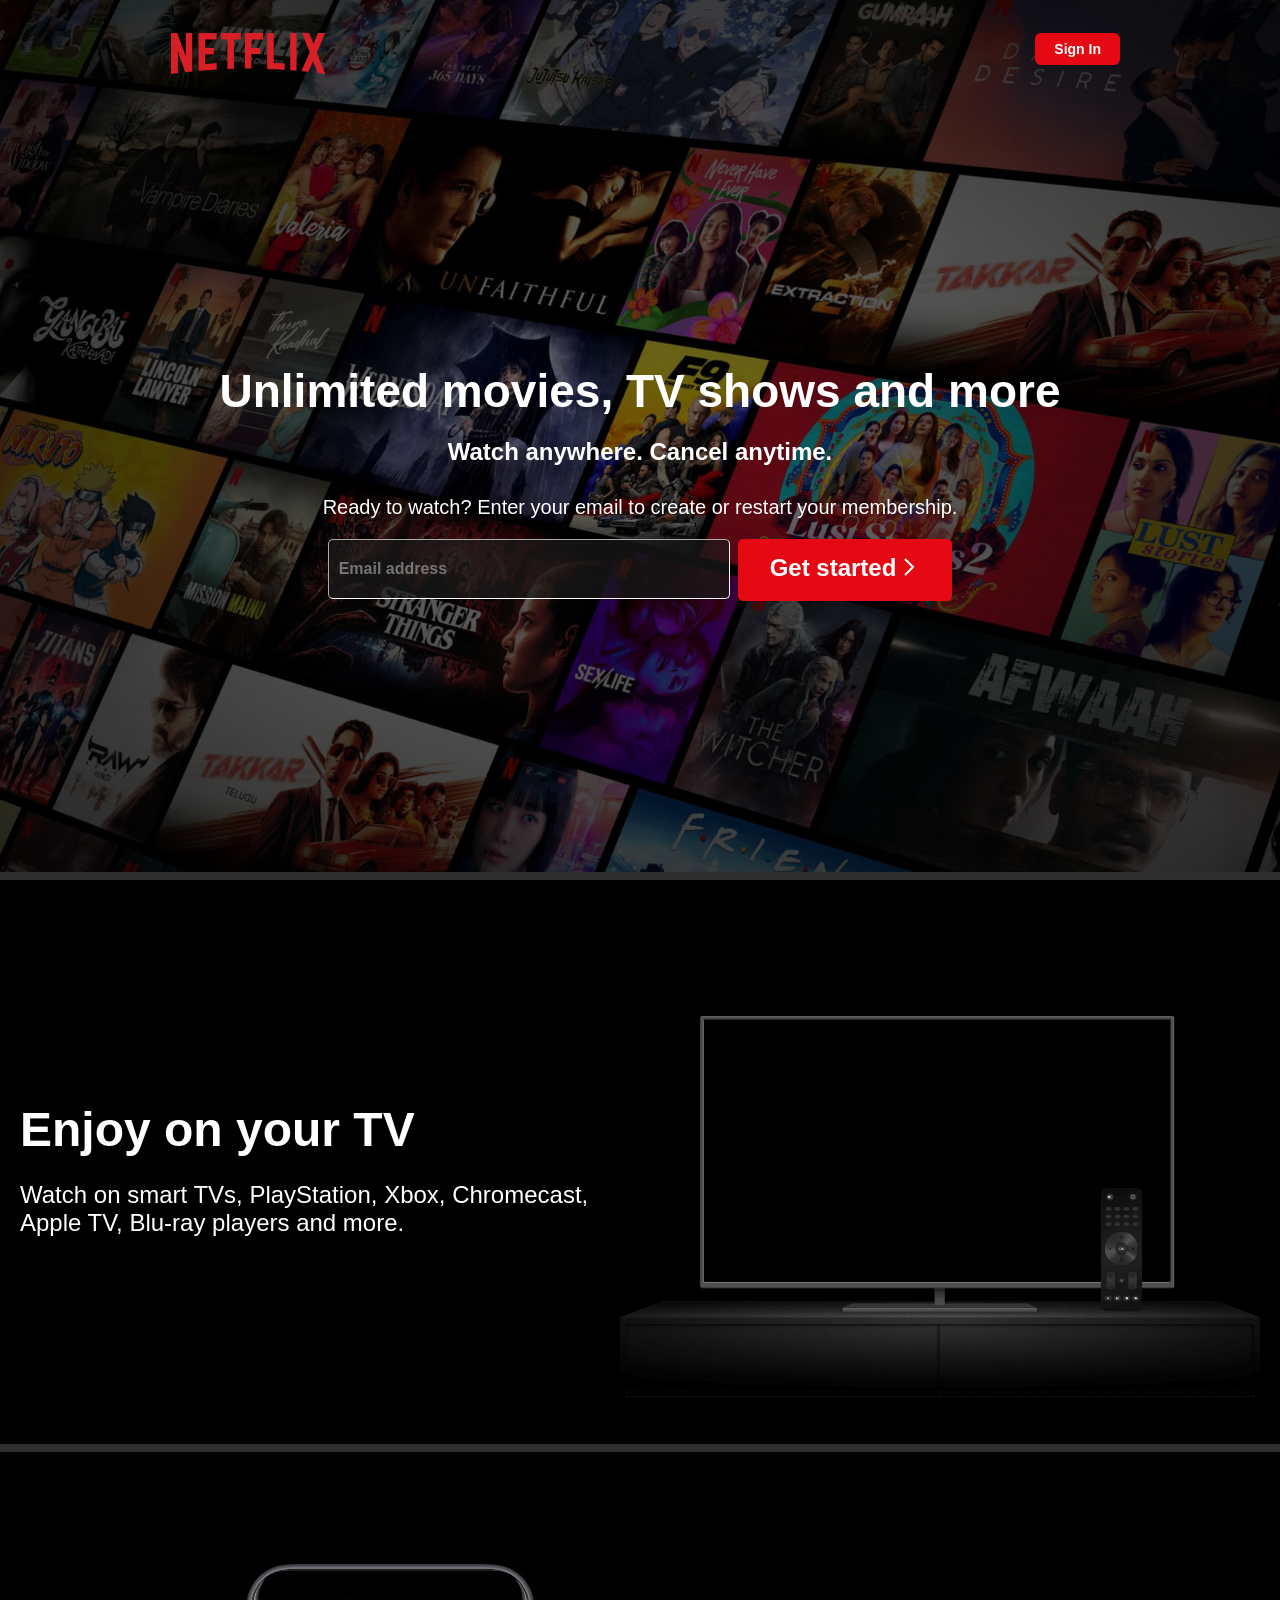
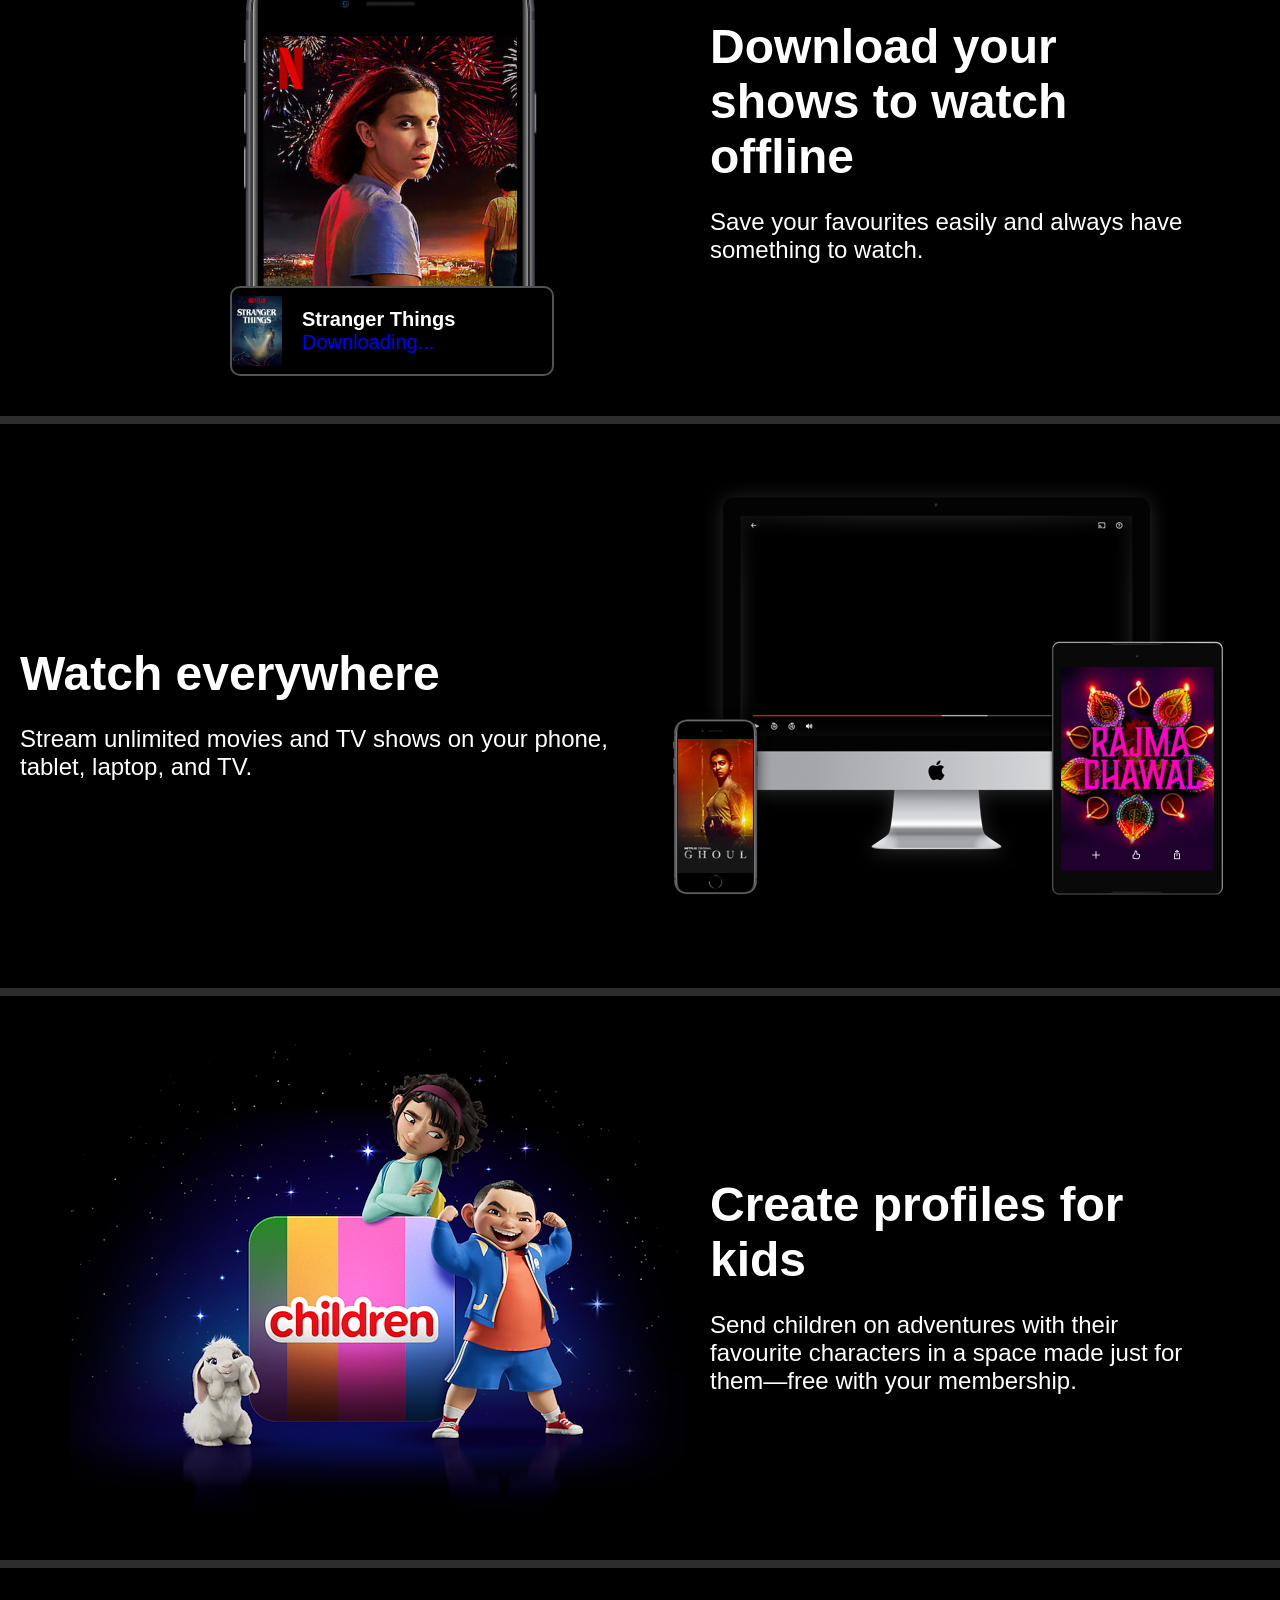
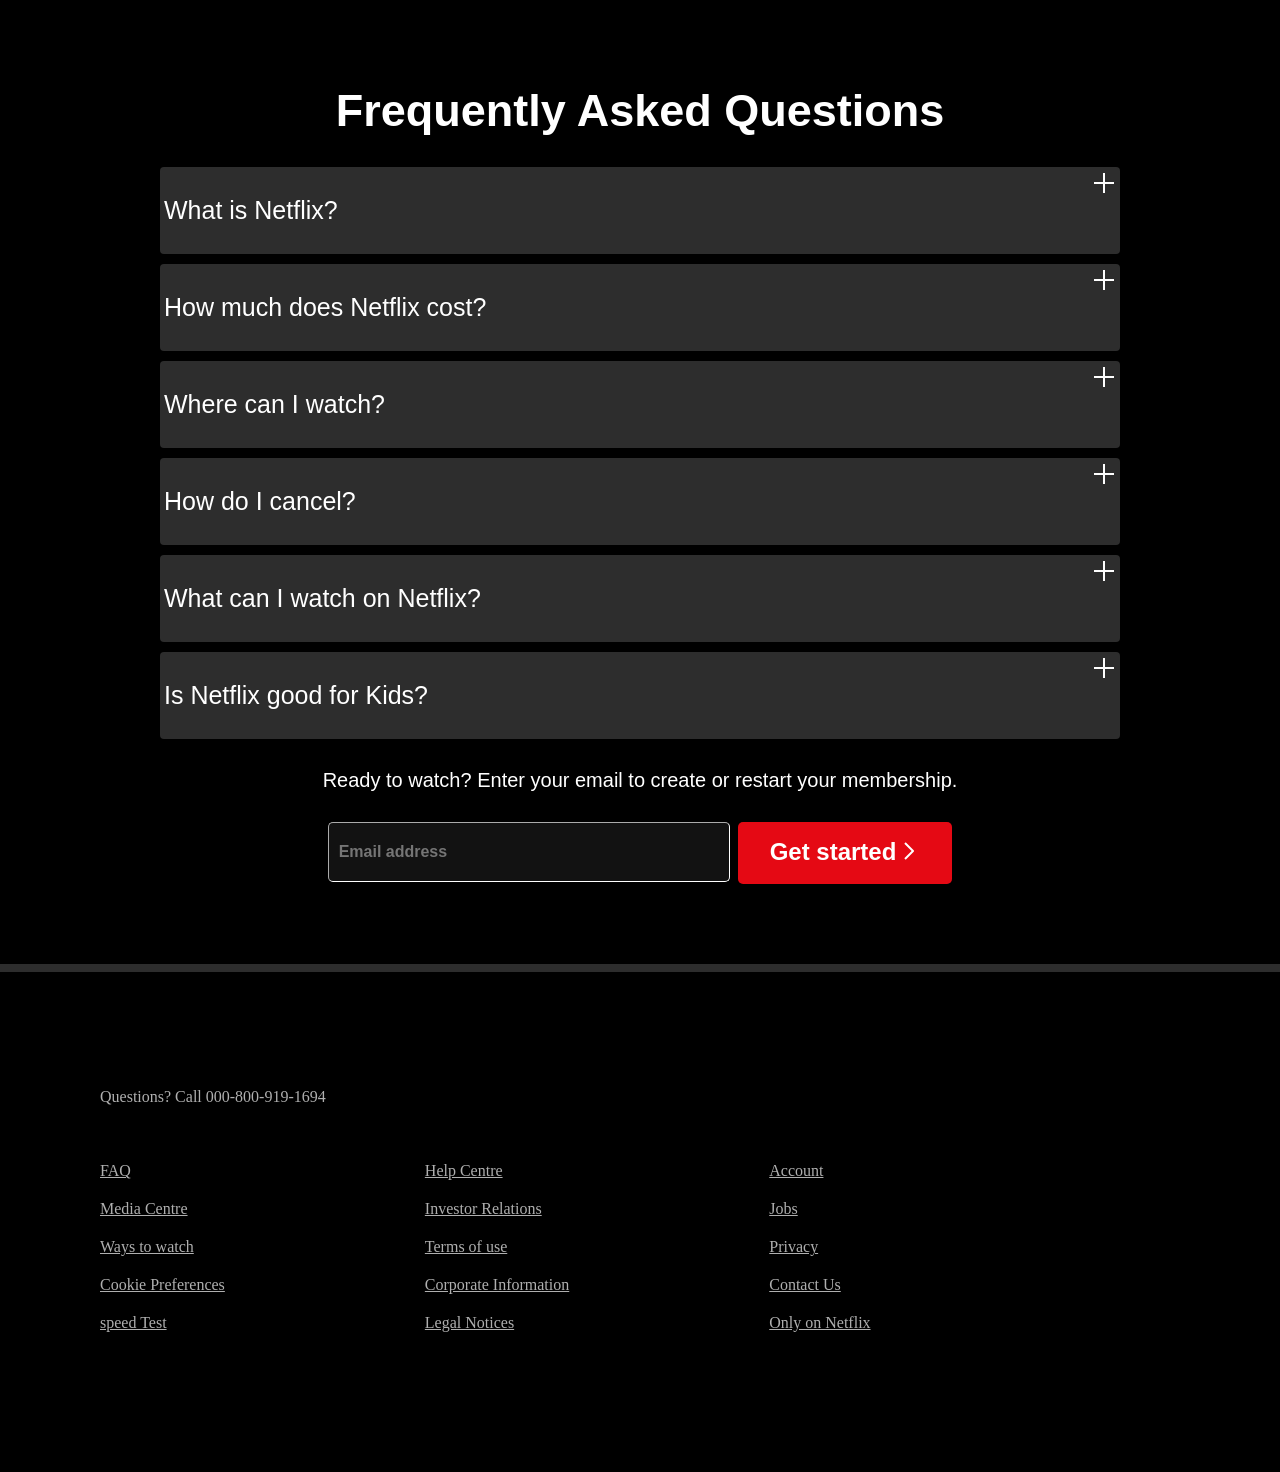
<file: index.html>
<!DOCTYPE html>
<html lang="en">
  <head>
    <meta charset="UTF-8" >
    <meta name="viewport" content="width=device-width, initial-scale=1.0">
   <title>Netflix.com</title>
   <link rel="Stylesheet" href="style.css">
    </head>
  <body>
    <div class="main-image">
      <nav class="navbar">
        <img class="img-logo" src="images/images/logo.png" alt="Netflix Logo">
        <div class="sign-in-button">Sign In</div>
      </nav>
      <div class="main-container">
        <div class="main-titles-container">
          <h1 class="main-title">
            Unlimited movies, TV shows and more
            </h1>
          <h2 class="main-subtitile">Watch anywhere. Cancel anytime.</h2>
          <p class="para-container">
            Ready to watch? Enter your email to create or restart your membership.
          </p>
        </div>
        <div class="input">
        <input class="type-container" type="email" placeholder="Email address">
        <button class="start-button">Get started
          <div class="arrow"><svg width="24" height="24" viewBox="0 0 24 24" fill="none" xmlns="http://www.w3.org/2000/svg" data-mirrorinrtl="true" class="default-ltr-cache-0 e1mhci4z1" data-name="ChevronRight" aria-hidden="true"><path fill-rule="evenodd" clip-rule="evenodd" d="M15.5859 12L8.29303 19.2928L9.70725 20.7071L17.7072 12.7071C17.8948 12.5195 18.0001 12.2652 18.0001 12C18.0001 11.7347 17.8948 11.4804 17.7072 11.2928L9.70724 3.29285L8.29303 4.70706L15.5859 12Z" fill="currentColor"></path></svg></div> 
        </button>
      </div>
      </div>
    </div>

    <section class="body-section">
      <div class="left-item">
        <h1>Enjoy on your TV</h1>
        <p>Watch on smart TVs, PlayStation, Xbox, Chromecast, Apple TV, Blu-ray players and more.</p>
      </div>
      <div class="right-item">
        <img src="images/tv.png">
        <video muted loop autoplay>
          <source src="https://assets.nflxext.com/ffe/siteui/acquisition/ourStory/fuji/desktop/video-tv-in-0819.m4v">
        </video>
      </div>
    </section>

    <section class="body-section">
      <div class="left-item static-left-item">
       <img src="images/girl.jpg">
       <div class="layout">
        <img src="images/boxshot.png">
        <p><b>Stranger Things</b> <span>Downloading...</span></p>
       </div>
      </div>
      <div class="right-item">
       <h1>
        Download your shows to watch offline
       </h1>
       <p>Save your favourites easily and always have something to watch.</p>
      </div>
    </section>

    <section class="body-section">
      <div class="left-item">
        <h1>Watch everywhere</h1>
        <p>Stream unlimited movies and TV shows on your phone, tablet, laptop, and TV.</p>
      </div>
      <div class="right-item">
        <img src="images/device-pile-in.png">
        <video muted loop autoplay width="400" style="top: 30px; left: 20%">
          <source src="https://assets.nflxext.com/ffe/siteui/acquisition/ourStory/fuji/desktop/video-devices-in.m4v">
        </video>
      </div>
    </section>

    <section class="body-section">
      <div class="left-item">
        <img src="images/last-image.png">
      </div>
      <div class="right-item">
        <h1>Create profiles for kids</h1>
        <p>Send children on adventures with their favourite characters in a space made just for them—free with your membership.</p>
       </div>
    </section>

    <section class="faq-container">
      <h1>Frequently Asked Questions</h1>
     <div class="faq">
      <p>What is Netflix?</p>
      <span class="material-icons">
        <svg width="24" height="24" viewBox="0 0 24 24" fill="none" xmlns="http://www.w3.org/2000/svg" class="default-ltr-cache-v1ob21 e164gv2o4" data-name="Plus" alt=""><path fill-rule="evenodd" clip-rule="evenodd" d="M11 11V2H13V11H22V13H13V22H11V13H2V11H11Z" fill="currentColor"></path></svg>
      </span>
     </div>
     <div class="faq">
      <p>How much does Netflix cost?</p>
      <span class="material-icons">
        <svg width="24" height="24" viewBox="0 0 24 24" fill="none" xmlns="http://www.w3.org/2000/svg" class="default-ltr-cache-v1ob21 e164gv2o4" data-name="Plus" alt=""><path fill-rule="evenodd" clip-rule="evenodd" d="M11 11V2H13V11H22V13H13V22H11V13H2V11H11Z" fill="currentColor"></path></svg>
      </span>
     </div>
     <div class="faq">
      <p>Where can I watch?</p>
      <span class="material-icons">
        <svg width="24" height="24" viewBox="0 0 24 24" fill="none" xmlns="http://www.w3.org/2000/svg" class="default-ltr-cache-v1ob21 e164gv2o4" data-name="Plus" alt=""><path fill-rule="evenodd" clip-rule="evenodd" d="M11 11V2H13V11H22V13H13V22H11V13H2V11H11Z" fill="currentColor"></path></svg>
      </span>
     </div>
     <div class="faq">
      <p>How do I cancel?</p>
      <span class="material-icons">
        <svg width="24" height="24" viewBox="0 0 24 24" fill="none" xmlns="http://www.w3.org/2000/svg" class="default-ltr-cache-v1ob21 e164gv2o4" data-name="Plus" alt=""><path fill-rule="evenodd" clip-rule="evenodd" d="M11 11V2H13V11H22V13H13V22H11V13H2V11H11Z" fill="currentColor"></path></svg>
      </span>
     </div>
     <div class="faq">
      <p>What can I watch on Netflix?</p>
      <span class="material-icons">
        <svg width="24" height="24" viewBox="0 0 24 24" fill="none" xmlns="http://www.w3.org/2000/svg" class="default-ltr-cache-v1ob21 e164gv2o4" data-name="Plus" alt=""><path fill-rule="evenodd" clip-rule="evenodd" d="M11 11V2H13V11H22V13H13V22H11V13H2V11H11Z" fill="currentColor"></path></svg>
      </span>
     </div>

     <div class="faq">
      <p>Is Netflix good for Kids?</p>
      <span class="material-icons">
        <svg width="24" height="24" viewBox="0 0 24 24" fill="none" xmlns="http://www.w3.org/2000/svg" class="default-ltr-cache-v1ob21 e164gv2o4" data-name="Plus" alt=""><path fill-rule="evenodd" clip-rule="evenodd" d="M11 11V2H13V11H22V13H13V22H11V13H2V11H11Z" fill="currentColor"></path></svg>
      </span>
     </div>
     <p class="last-para">Ready to watch? Enter your email to create or restart your membership.</p>
     <div class="input">
      <input class="type-container" type="email" placeholder="Email address">
      <button class="start-button">Get started
        <div class="arrow"><svg width="24" height="24" viewBox="0 0 24 24" fill="none" xmlns="http://www.w3.org/2000/svg" data-mirrorinrtl="true" class="default-ltr-cache-0 e1mhci4z1" data-name="ChevronRight" aria-hidden="true"><path fill-rule="evenodd" clip-rule="evenodd" d="M15.5859 12L8.29303 19.2928L9.70725 20.7071L17.7072 12.7071C17.8948 12.5195 18.0001 12.2652 18.0001 12C18.0001 11.7347 17.8948 11.4804 17.7072 11.2928L9.70724 3.29285L8.29303 4.70706L15.5859 12Z" fill="currentColor"></path></svg></div> 
      </button>
    </div>
    </section>
    
    <footer class="footer-container">
      <p>Questions? Call 000-800-919-1694</p>
      <div class="links-container">
        <div class="links-item">
          <a href="#">FAQ</a>
          <a href="#">Media Centre</a>
          <a href="#">Ways to watch</a>
          <a href="#">Cookie Preferences</a>
          <a href="#">speed Test</a>
        </div>
        <div class="links-item">
          <a href="#">Help Centre</a>
          <a href="#">Investor Relations</a>
          <a href="#">Terms of use</a>
          <a href="#">Corporate Information</a>
          <a href="#">Legal Notices</a>
        </div>
        <div class="links-item">
          <a href="#">Account</a>
          <a href="#">Jobs</a>
          <a href="#">Privacy</a>
          <a href="#">Contact Us</a>
          <a href="#">Only on Netflix</a>
        </div>
      </div>
    </footer>
  </body>
</html>
</file>
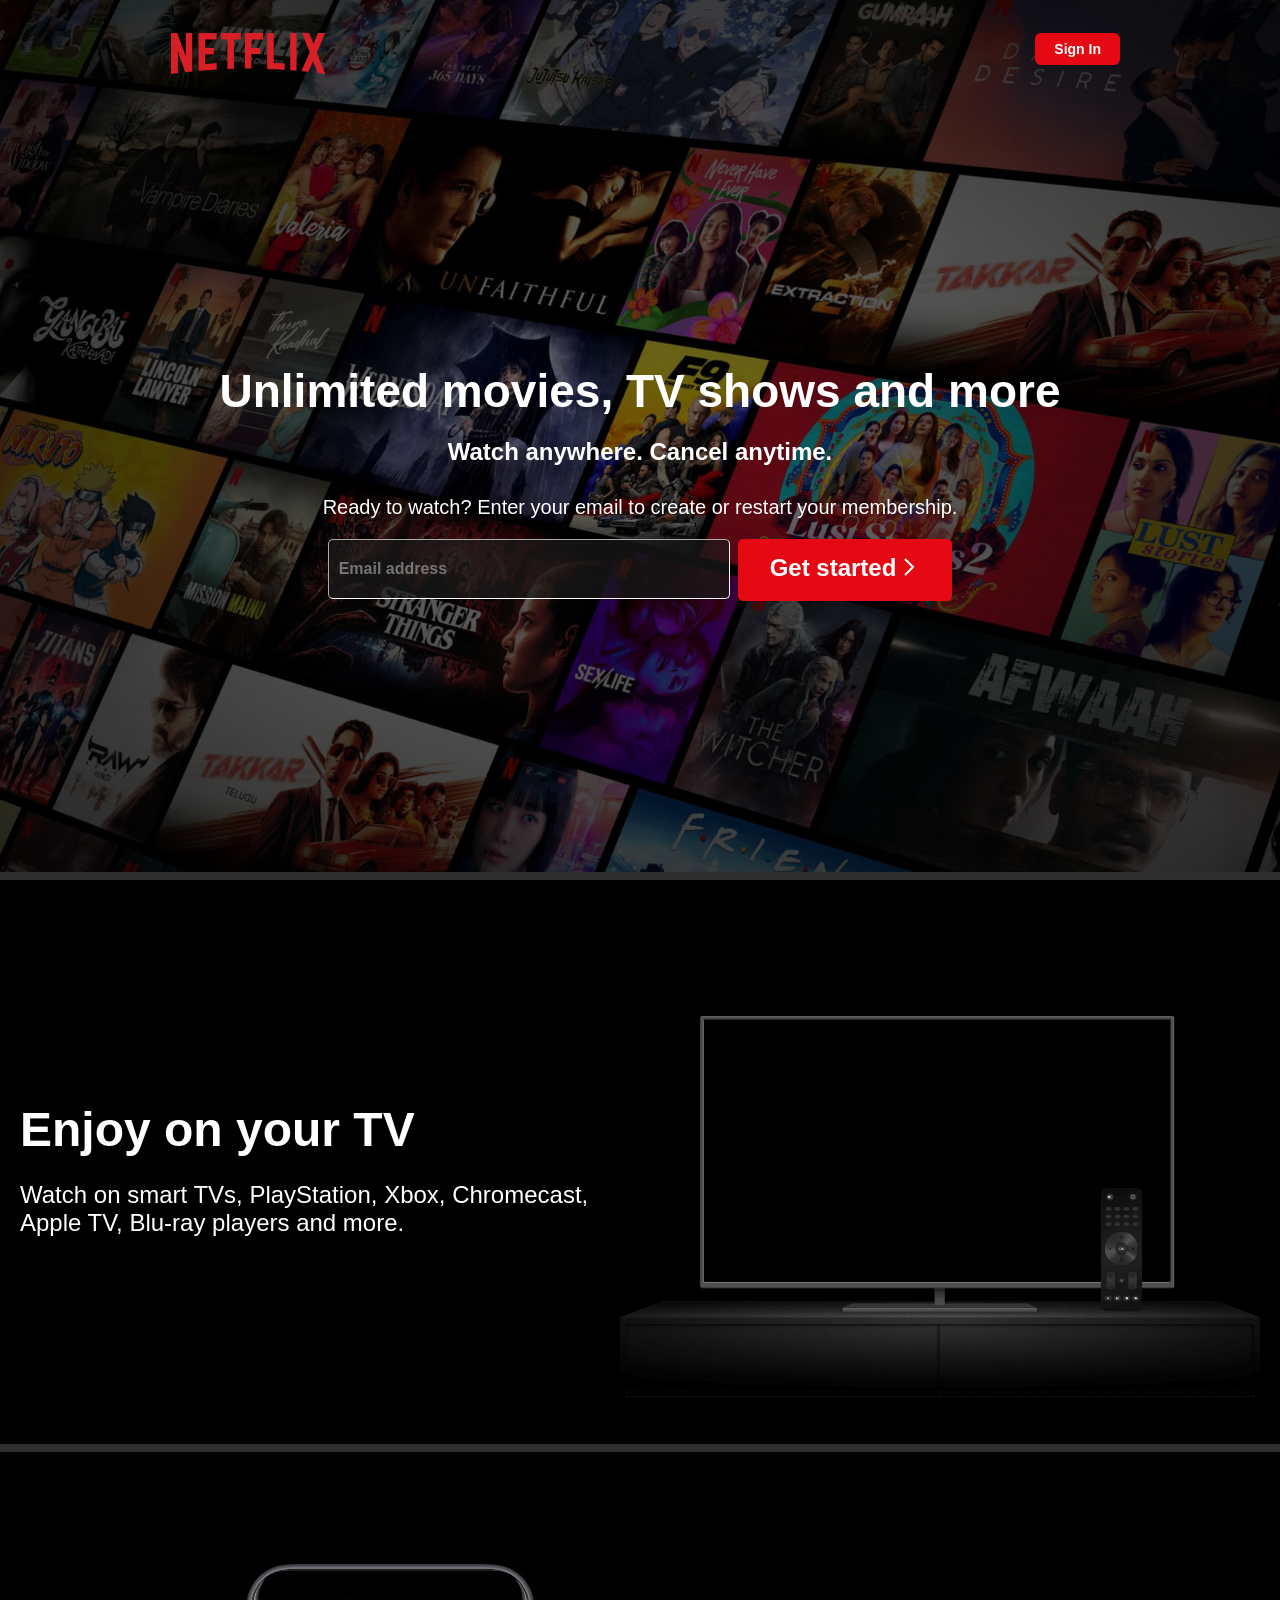
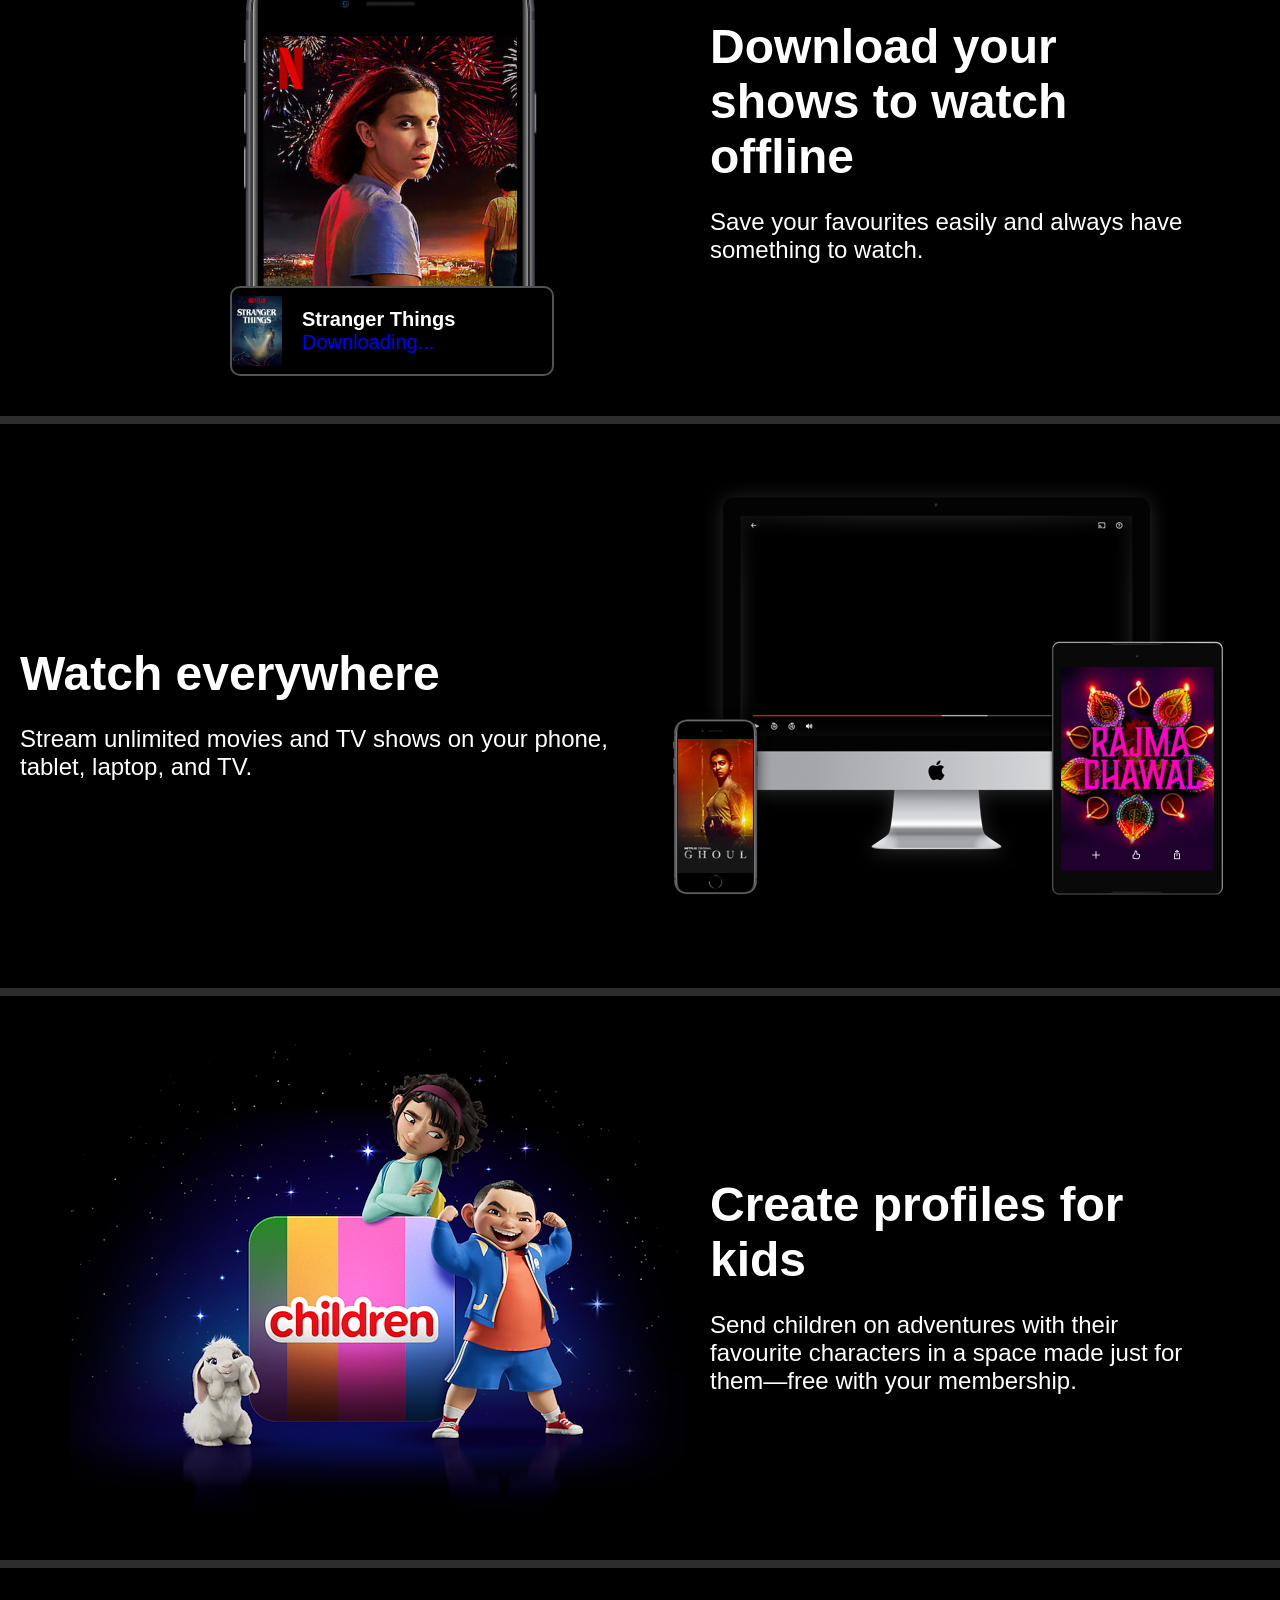
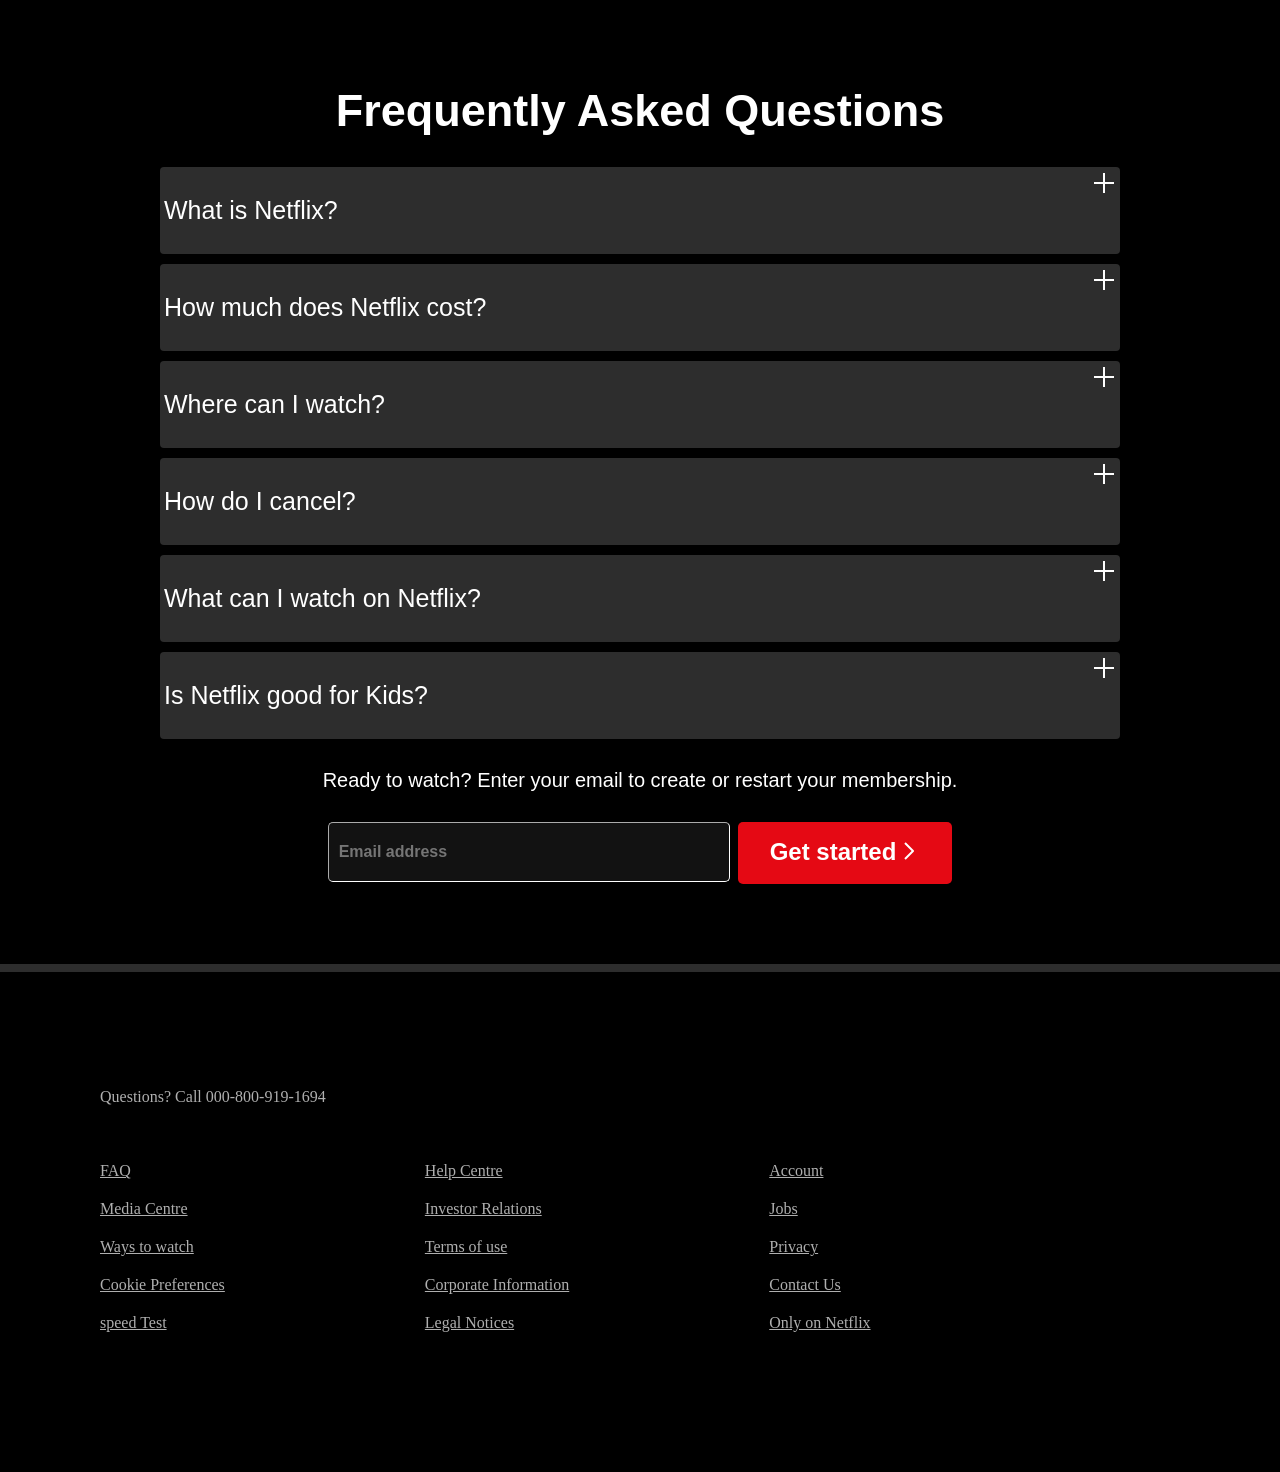
<file: Netflix.html>
<!DOCTYPE html>
<html lang="en">
  <head>
    <meta charset="UTF-8" >
    <meta name="viewport" content="width=device-width, initial-scale=1.0">
   <title>Netflix.com</title>
   <link rel="Stylesheet" href="style.css">
    </head>
  <body>
    <div class="main-image">
      <nav class="navbar">
        <img class="img-logo" src="images/images/logo.png" alt="Netflix Logo">
        <div class="sign-in-button">Sign In</div>
      </nav>
      <div class="main-container">
        <div class="main-titles-container">
          <h1 class="main-title">
            Unlimited movies, TV shows and more
            </h1>
          <h2 class="main-subtitile">Watch anywhere. Cancel anytime.</h2>
          <p class="para-container">
            Ready to watch? Enter your email to create or restart your membership.
          </p>
        </div>
        <div class="input">
        <input class="type-container" type="email" placeholder="Email address">
        <button class="start-button">Get started
          <div class="arrow"><svg width="24" height="24" viewBox="0 0 24 24" fill="none" xmlns="http://www.w3.org/2000/svg" data-mirrorinrtl="true" class="default-ltr-cache-0 e1mhci4z1" data-name="ChevronRight" aria-hidden="true"><path fill-rule="evenodd" clip-rule="evenodd" d="M15.5859 12L8.29303 19.2928L9.70725 20.7071L17.7072 12.7071C17.8948 12.5195 18.0001 12.2652 18.0001 12C18.0001 11.7347 17.8948 11.4804 17.7072 11.2928L9.70724 3.29285L8.29303 4.70706L15.5859 12Z" fill="currentColor"></path></svg></div> 
        </button>
      </div>
      </div>
    </div>

    <section class="body-section">
      <div class="left-item">
        <h1>Enjoy on your TV</h1>
        <p>Watch on smart TVs, PlayStation, Xbox, Chromecast, Apple TV, Blu-ray players and more.</p>
      </div>
      <div class="right-item">
        <img src="images/tv.png">
        <video muted loop autoplay>
          <source src="https://assets.nflxext.com/ffe/siteui/acquisition/ourStory/fuji/desktop/video-tv-in-0819.m4v">
        </video>
      </div>
    </section>

    <section class="body-section">
      <div class="left-item static-left-item">
       <img src="images/girl.jpg">
       <div class="layout">
        <img src="images/boxshot.png">
        <p><b>Stranger Things</b> <span>Downloading...</span></p>
       </div>
      </div>
      <div class="right-item">
       <h1>
        Download your shows to watch offline
       </h1>
       <p>Save your favourites easily and always have something to watch.</p>
      </div>
    </section>

    <section class="body-section">
      <div class="left-item">
        <h1>Watch everywhere</h1>
        <p>Stream unlimited movies and TV shows on your phone, tablet, laptop, and TV.</p>
      </div>
      <div class="right-item">
        <img src="images/device-pile-in.png">
        <video muted loop autoplay width="400" style="top: 30px; left: 20%">
          <source src="https://assets.nflxext.com/ffe/siteui/acquisition/ourStory/fuji/desktop/video-devices-in.m4v">
        </video>
      </div>
    </section>

    <section class="body-section">
      <div class="left-item">
        <img src="images/last-image.png">
      </div>
      <div class="right-item">
        <h1>Create profiles for kids</h1>
        <p>Send children on adventures with their favourite characters in a space made just for them—free with your membership.</p>
       </div>
    </section>

    <section class="faq-container">
      <h1>Frequently Asked Questions</h1>
     <div class="faq">
      <p>What is Netflix?</p>
      <span class="material-icons">
        <svg width="24" height="24" viewBox="0 0 24 24" fill="none" xmlns="http://www.w3.org/2000/svg" class="default-ltr-cache-v1ob21 e164gv2o4" data-name="Plus" alt=""><path fill-rule="evenodd" clip-rule="evenodd" d="M11 11V2H13V11H22V13H13V22H11V13H2V11H11Z" fill="currentColor"></path></svg>
      </span>
     </div>
     <div class="faq">
      <p>How much does Netflix cost?</p>
      <span class="material-icons">
        <svg width="24" height="24" viewBox="0 0 24 24" fill="none" xmlns="http://www.w3.org/2000/svg" class="default-ltr-cache-v1ob21 e164gv2o4" data-name="Plus" alt=""><path fill-rule="evenodd" clip-rule="evenodd" d="M11 11V2H13V11H22V13H13V22H11V13H2V11H11Z" fill="currentColor"></path></svg>
      </span>
     </div>
     <div class="faq">
      <p>Where can I watch?</p>
      <span class="material-icons">
        <svg width="24" height="24" viewBox="0 0 24 24" fill="none" xmlns="http://www.w3.org/2000/svg" class="default-ltr-cache-v1ob21 e164gv2o4" data-name="Plus" alt=""><path fill-rule="evenodd" clip-rule="evenodd" d="M11 11V2H13V11H22V13H13V22H11V13H2V11H11Z" fill="currentColor"></path></svg>
      </span>
     </div>
     <div class="faq">
      <p>How do I cancel?</p>
      <span class="material-icons">
        <svg width="24" height="24" viewBox="0 0 24 24" fill="none" xmlns="http://www.w3.org/2000/svg" class="default-ltr-cache-v1ob21 e164gv2o4" data-name="Plus" alt=""><path fill-rule="evenodd" clip-rule="evenodd" d="M11 11V2H13V11H22V13H13V22H11V13H2V11H11Z" fill="currentColor"></path></svg>
      </span>
     </div>
     <div class="faq">
      <p>What can I watch on Netflix?</p>
      <span class="material-icons">
        <svg width="24" height="24" viewBox="0 0 24 24" fill="none" xmlns="http://www.w3.org/2000/svg" class="default-ltr-cache-v1ob21 e164gv2o4" data-name="Plus" alt=""><path fill-rule="evenodd" clip-rule="evenodd" d="M11 11V2H13V11H22V13H13V22H11V13H2V11H11Z" fill="currentColor"></path></svg>
      </span>
     </div>

     <div class="faq">
      <p>Is Netflix good for Kids?</p>
      <span class="material-icons">
        <svg width="24" height="24" viewBox="0 0 24 24" fill="none" xmlns="http://www.w3.org/2000/svg" class="default-ltr-cache-v1ob21 e164gv2o4" data-name="Plus" alt=""><path fill-rule="evenodd" clip-rule="evenodd" d="M11 11V2H13V11H22V13H13V22H11V13H2V11H11Z" fill="currentColor"></path></svg>
      </span>
     </div>
     <p class="last-para">Ready to watch? Enter your email to create or restart your membership.</p>
     <div class="input">
      <input class="type-container" type="email" placeholder="Email address">
      <button class="start-button">Get started
        <div class="arrow"><svg width="24" height="24" viewBox="0 0 24 24" fill="none" xmlns="http://www.w3.org/2000/svg" data-mirrorinrtl="true" class="default-ltr-cache-0 e1mhci4z1" data-name="ChevronRight" aria-hidden="true"><path fill-rule="evenodd" clip-rule="evenodd" d="M15.5859 12L8.29303 19.2928L9.70725 20.7071L17.7072 12.7071C17.8948 12.5195 18.0001 12.2652 18.0001 12C18.0001 11.7347 17.8948 11.4804 17.7072 11.2928L9.70724 3.29285L8.29303 4.70706L15.5859 12Z" fill="currentColor"></path></svg></div> 
      </button>
    </div>
    </section>
    
    <footer class="footer-container">
      <p>Questions? Call 000-800-919-1694</p>
      <div class="links-container">
        <div class="links-item">
          <a href="#">FAQ</a>
          <a href="#">Media Centre</a>
          <a href="#">Ways to watch</a>
          <a href="#">Cookie Preferences</a>
          <a href="#">speed Test</a>
        </div>
        <div class="links-item">
          <a href="#">Help Centre</a>
          <a href="#">Investor Relations</a>
          <a href="#">Terms of use</a>
          <a href="#">Corporate Information</a>
          <a href="#">Legal Notices</a>
        </div>
        <div class="links-item">
          <a href="#">Account</a>
          <a href="#">Jobs</a>
          <a href="#">Privacy</a>
          <a href="#">Contact Us</a>
          <a href="#">Only on Netflix</a>
        </div>
      </div>
    </footer>
  </body>
</html>
</file>
<file: style.css>
body{
  padding: 0px;
  margin: 0px;
  background-color: black;
  color: white;
  
}
.main-image{
  background-image: radial-gradient(rgba(0, 0, 0, 0.4), rgba(0, 0, 0, 0.8)),
  url(./images/main-image.jpg);
  
  background-position: center;
  background-size: cover;
}

.navbar{
  padding-top: 35px;
  padding-left: 2vw;
  padding-right: 160px;
  height: 3vh;
  display: flex;
  justify-content: space-between;
  align-items: center;
  flex-direction: row;
  
}
.img-logo{
  width: 154px;
  margin-top: 10px;
  margin-left: 145px;
}
.sign-in-button{
  background-color: #E50914;
  color: white;
  padding-top: 8px;
  padding-bottom: 8px;
  padding-left: 19px;
  padding-right: 19px;
  font-family: Arial, Helvetica, sans-serif;
  font-size: 14px;
  border: none;
  border-radius: 6px;
  font-weight: bold;
  cursor: pointer;
}
.main-container{
 width:100%;
 height:90vh;
 display: flex;
 flex-direction: column;
 justify-content: center;
 align-items: center;
}
.main-titles-container{
  width: 80%;
  text-align: center;
  color: white;

}
.main-title{
  font-family: Netflix Sans,Helvetica Neue,Segoe UI,Roboto,Ubuntu,sans-serif;
  font-weight: 900;
  font-size: 46px;
  margin-bottom: 14px;
   
}
.main-subtitile{
  font-family: Arial, Helvetica, sans-serif;
  font-size: 24px;
  margin-bottom: 30px;
}
.para-container{
  font-family: Arial, Helvetica, sans-serif;
  font-size: 20px;
}
.type-container{
  width:380px;
  padding: 20px 10px;
  font-size: 16px;
  font-weight: 650;
  border-radius: 5px; 
  background-color: rgba(26, 26, 26, 0.7);
  border-color: white;
  border-width: 0.2px;
  height: fit-content;
}
.start-button{
  cursor: pointer;
  padding: 15.5px 32px;
  font-family: Arial, Helvetica, sans-serif;
  height: fit-content;
  background-color: #E50914;
  color: white;
  font-size: 24px;
  font-weight: 700;
  text-align: center;
  margin-left: 8px;
  border-radius: 5px;
  border: none;
  display: flex;
  flex-direction: row;
  
  
}
.start-button:hover{
  background-color:#cb010b ;
}
.input{
  display: flex;
  flex-direction: row;
}
.arrow{
  padding-top: 1px;
}
.body-section{
  display: flex;
  justify-content: center;
  align-items: center;
  padding: 40px 100px;
}
.left-item h1{
  font-size: 48px;
  font-family: Arial, Helvetica, sans-serif;
  margin-bottom: 20px;
  font-weight: 900;
}
.left-item p{
  font-size: 24px;
  font-family: Arial, Helvetica, sans-serif;
  width: 600px;
}
.right-item p{
  font-size: 24px;
  font-family: Arial, Helvetica, sans-serif;
  width: 500px;
}
.right-item h1{
  font-size: 48px;
  font-family: Arial, Helvetica, sans-serif;
  margin-bottom: 20px;
  font-weight: 900;
}

.right-item{
  position: relative;
}
.right-item video{
  position: absolute;
  left: 80px;
  top: 95px;
  z-index: -1;
}
.main-image, .body-section, .faq-container{
  border-bottom: 8.5px solid;
  border-color: rgb(45, 45, 45);
}
.layout{
  background-color: black;
  border: 2px solid #535251;
  border-radius: 10px;
 width: 50%;
 position: absolute;
 bottom: 0;
 left: 25%;
 display: flex;
 justify-content: center;
 align-items: center;
 gap: 20px;
}
.layout p{
 font-size: 20px;
 display: flex;
 flex-direction: column;
 color: white;
}
.layout p span{
 color: blue;
}

.layout img{
  width:50px;
}
.static-left-item{
 position: relative;
}
.faq-container{
  padding: 80px 160px;
  display: flex;
  flex-direction: column;
  align-items: center;
  gap: 10px;
}
.faq-container h1{
  font-size: 45px;
  margin-bottom: 20px;
  font-family: Arial, Helvetica, sans-serif;
  font-weight: 900;
}
.faq{
  display: flex;
  justify-content: space-between;
  align-self: stretch;
  padding: 4px;
  background-color: rgb(45, 45, 45);
  border-radius: 4px;
  transition-duration: 0.15s;
}
.faq:hover{
  background-color: #535251;
  cursor: pointer;
}
.faq p, .faq span{
  font-size: 25px;
  font-family: Arial, Helvetica, sans-serif;
  
}
.last-para{
  font-size: 20px;
  font-family: Arial, Helvetica, sans-serif;
}
.footer-container{
  padding: 100px;
}
.footer-container, .footer-container a{
  
  color: #AFAFAF;
}
.links-container{
  display: flex;
  gap: 200px;
  justify-content: flex-start;
  padding: 40px 0px;
}
.links-item{
  display: flex;
  flex-direction: column;
  gap: 20px;
}
</file>
